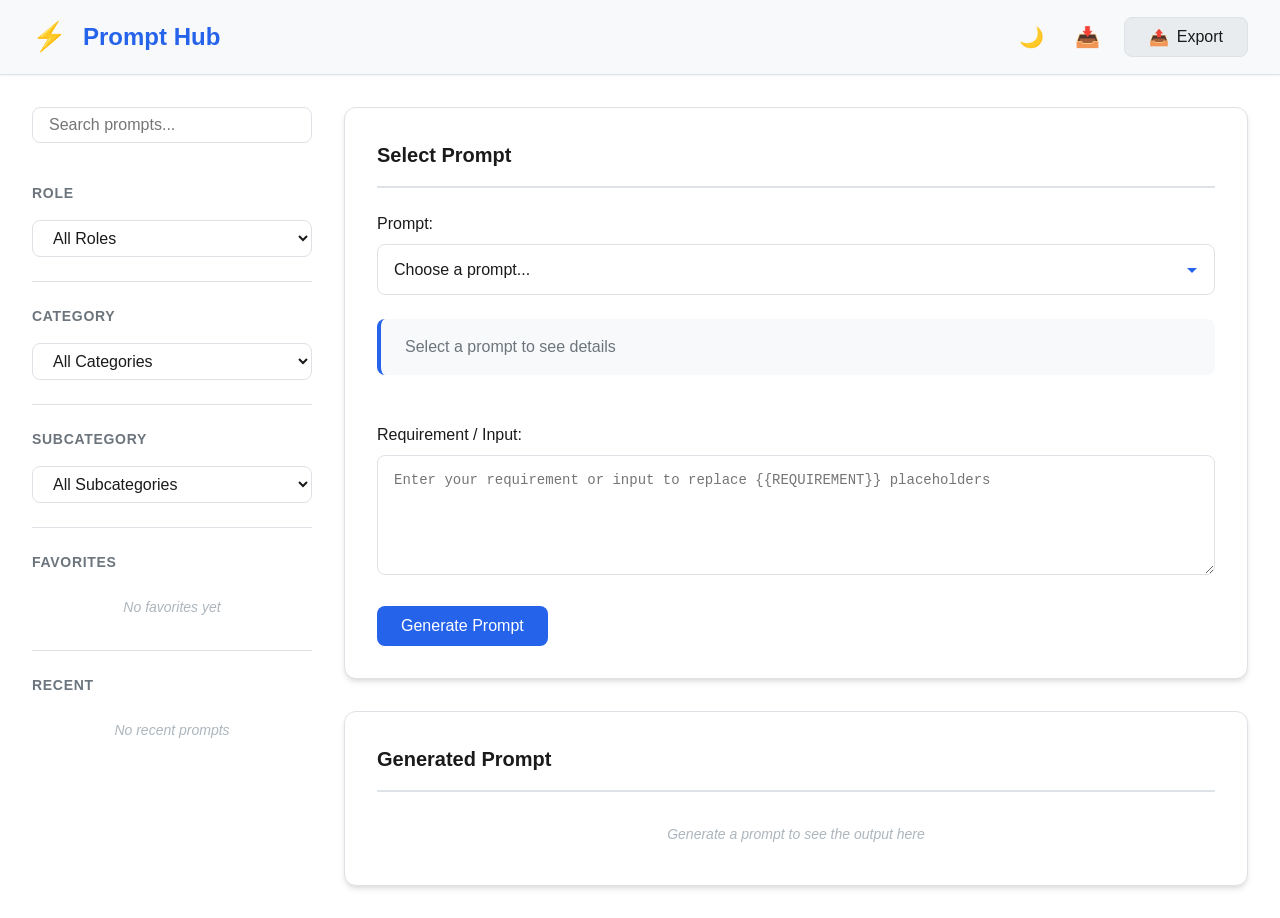
<file: index.html>
<!DOCTYPE html>
<html lang="en">
<head>
    <meta charset="UTF-8">
    <meta name="viewport" content="width=device-width, initial-scale=1.0">
    <meta name="description" content="Prompt Hub - Enterprise Prompt Library">
    <title>Prompt Hub - AI Prompt Library</title>
    <link rel="stylesheet" href="css/styles.css">
    <!--
        IMPORTANT: This application must be served via HTTP/HTTPS, not via file:// protocol.
        
        To run locally, use one of these commands:
        
        Python 3:
            python -m http.server 8000
        
        Python 2:
            python -m SimpleHTTPServer 8000
        
        Node.js (requires npm install -g http-server):
            npx http-server
        
        VS Code:
            Install "Live Server" extension, then right-click index.html > Open with Live Server
        
        Then open: http://localhost:8000 (or the port shown in terminal)
        
        If you get a "Failed to load application" error, check browser console (F12)
        for detailed diagnostic information.
    -->
</head>
<body>
    <!-- Header -->
    <header class="header">
        <div class="header-content">
            <div class="logo-section">
                <span class="logo">⚡</span>
                <h1 class="app-title">Prompt Hub</h1>
            </div>
            <div class="header-actions">
                <button class="btn-icon theme-toggle" title="Toggle dark mode" aria-label="Toggle dark mode">
                    <span class="theme-icon">🌙</span>
                </button>
                <button class="btn-icon upload-btn" title="Import prompts" aria-label="Import prompts">
                    <span>📥</span>
                </button>
                <button class="btn-secondary export-btn" title="Export prompts">
                    <span>📤</span> Export
                </button>
            </div>
        </div>
    </header>

    <div class="main-container">
        <!-- Left Sidebar -->
        <aside class="sidebar">
            <div class="sidebar-content">
                <!-- Search -->
                <div class="search-section">
                    <input 
                        type="text" 
                        id="searchInput" 
                        class="search-input" 
                        placeholder="Search prompts..."
                        aria-label="Search prompts"
                    >
                </div>

                <!-- Role Filter -->
                <div class="filter-section">
                    <h3 class="section-title">Role</h3>
                    <select id="roleFilter" class="filter-select" aria-label="Filter by role">
                        <option value="">All Roles</option>
                    </select>
                </div>

                <!-- Category Filter -->
                <div class="filter-section">
                    <h3 class="section-title">Category</h3>
                    <select id="categoryFilter" class="filter-select" aria-label="Filter by category">
                        <option value="">All Categories</option>
                    </select>
                </div>

                <!-- Subcategory Filter -->
                <div class="filter-section">
                    <h3 class="section-title">Subcategory</h3>
                    <select id="subcategoryFilter" class="filter-select" aria-label="Filter by subcategory">
                        <option value="">All Subcategories</option>
                    </select>
                </div>

                <!-- Favorites Section -->
                <div class="filter-section">
                    <h3 class="section-title">Favorites</h3>
                    <div id="favoritesList" class="favorites-list">
                        <p class="empty-message">No favorites yet</p>
                    </div>
                </div>

                <!-- Recent Prompts Section -->
                <div class="filter-section">
                    <h3 class="section-title">Recent</h3>
                    <div id="recentList" class="recent-list">
                        <p class="empty-message">No recent prompts</p>
                    </div>
                </div>
            </div>
        </aside>

        <!-- Main Content -->
        <main class="main-content">
            <div class="content-wrapper">
                <!-- Prompt Selection Card -->
                <div class="card">
                    <h2 class="card-title">Select Prompt</h2>
                    
                    <div class="form-group">
                        <label for="promptSelect" class="form-label">Prompt:</label>
                        <select id="promptSelect" class="form-select" aria-label="Select a prompt">
                            <option value="">Choose a prompt...</option>
                        </select>
                    </div>

                    <!-- Prompt Description -->
                    <div id="promptDescription" class="prompt-description">
                        <p class="text-muted">Select a prompt to see details</p>
                    </div>

                    <!-- Tags Display -->
                    <div id="tagsContainer" class="tags-container"></div>

                    <!-- Requirement Input -->
                    <div class="form-group">
                        <label for="requirementInput" class="form-label">Requirement / Input:</label>
                        <textarea 
                            id="requirementInput" 
                            class="form-textarea" 
                            placeholder="Enter your requirement or input to replace {{REQUIREMENT}} placeholders"
                            rows="4"
                            aria-label="Enter requirement"
                        ></textarea>
                    </div>

                    <!-- Generate Button -->
                    <button id="generateBtn" class="btn-primary" aria-label="Generate prompt">
                        Generate Prompt
                    </button>
                </div>

                <!-- Generated Prompt Card -->
                <div class="card">
                    <h2 class="card-title">Generated Prompt</h2>
                    
                    <div id="generatedPromptSection" class="generated-prompt-section" style="display: none;">
                        <div id="generatedPromptOutput" class="prompt-output"></div>
                        
                        <div class="button-group">
                            <button id="copyBtn" class="btn-primary" aria-label="Copy prompt to clipboard">
                                📋 Copy to Clipboard
                            </button>
                            <button id="clearBtn" class="btn-secondary" aria-label="Clear form">
                                Clear
                            </button>
                        </div>

                        <div id="copyNotification" class="notification" style="display: none;">
                            ✓ Copied to clipboard!
                        </div>
                    </div>

                    <div id="emptyPromptMessage" class="empty-message">
                        Generate a prompt to see the output here
                    </div>
                </div>
            </div>
        </main>
    </div>

    <!-- Hidden File Input for Import -->
    <input 
        type="file" 
        id="fileInput" 
        accept=".json" 
        style="display: none;" 
        aria-label="Import JSON file"
    >

    <!-- Script -->
    <script src="js/app.js"></script>
</body>
</html>
</file>
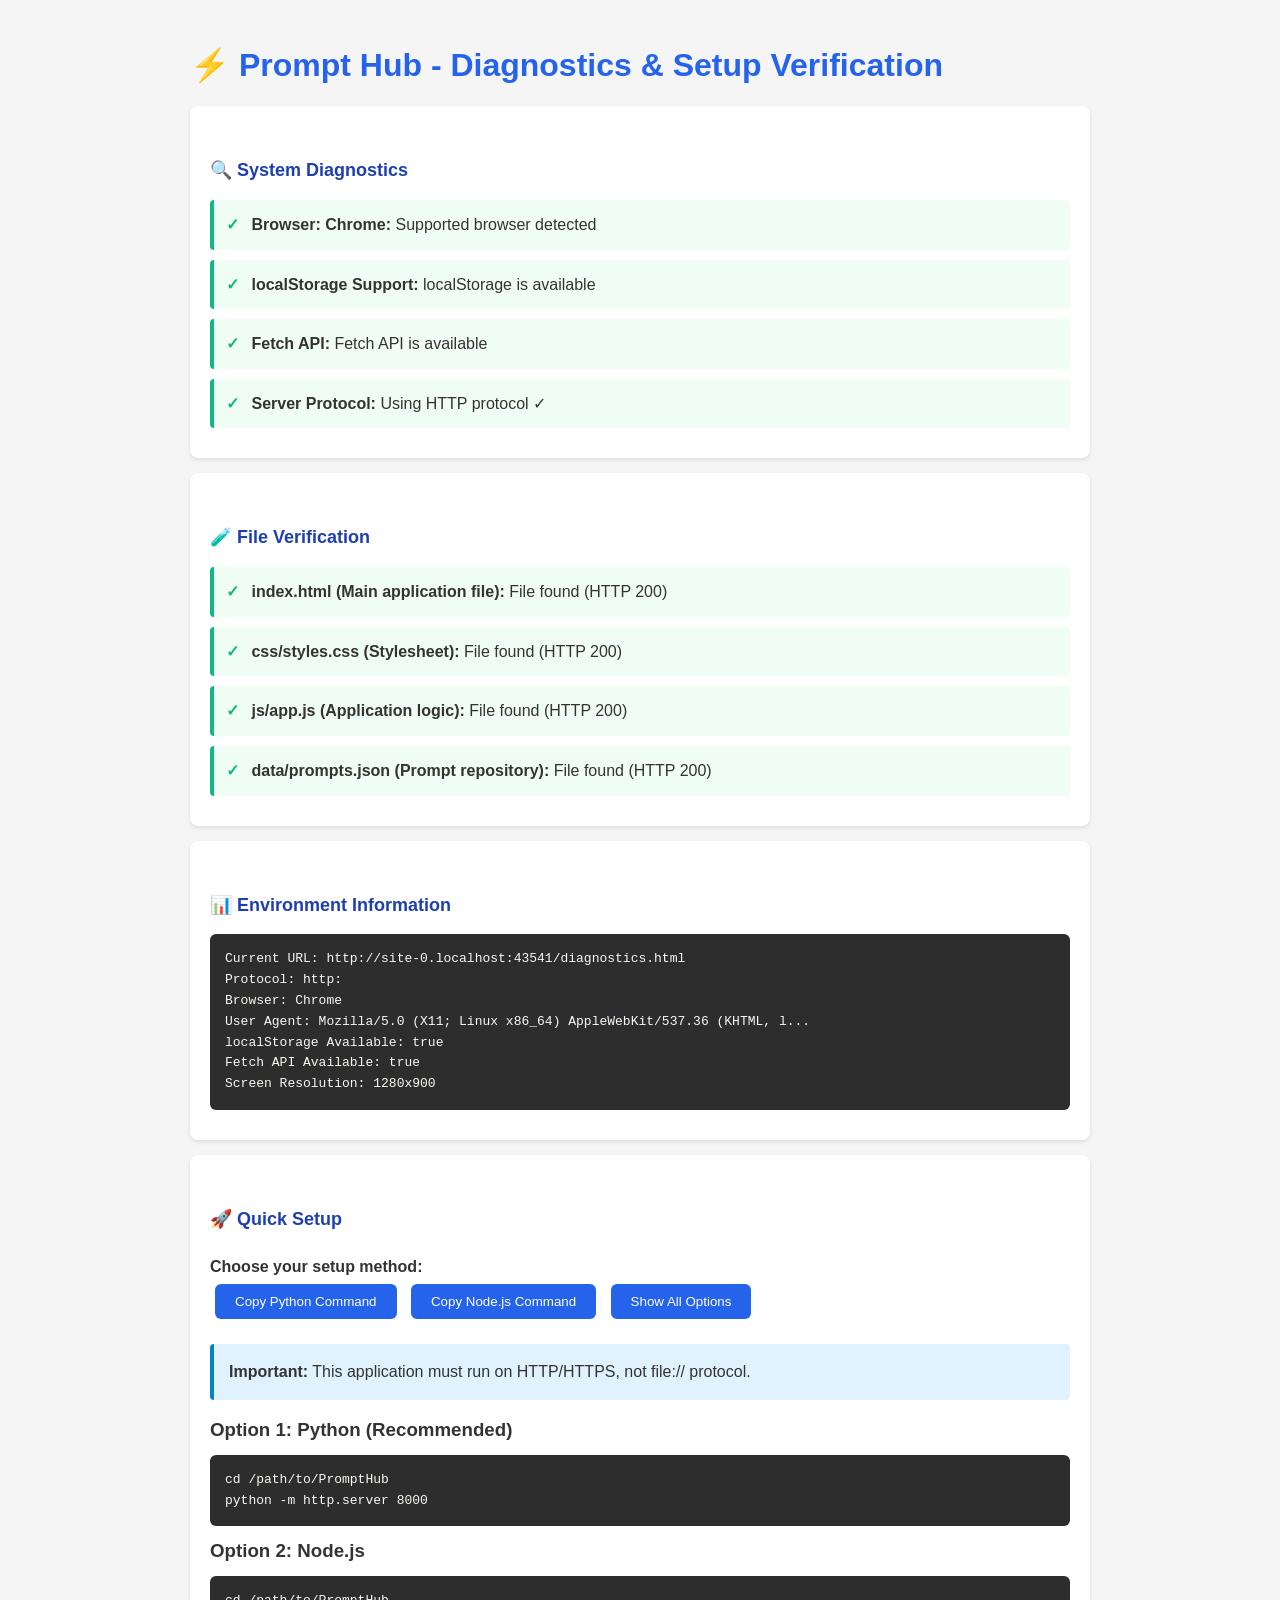
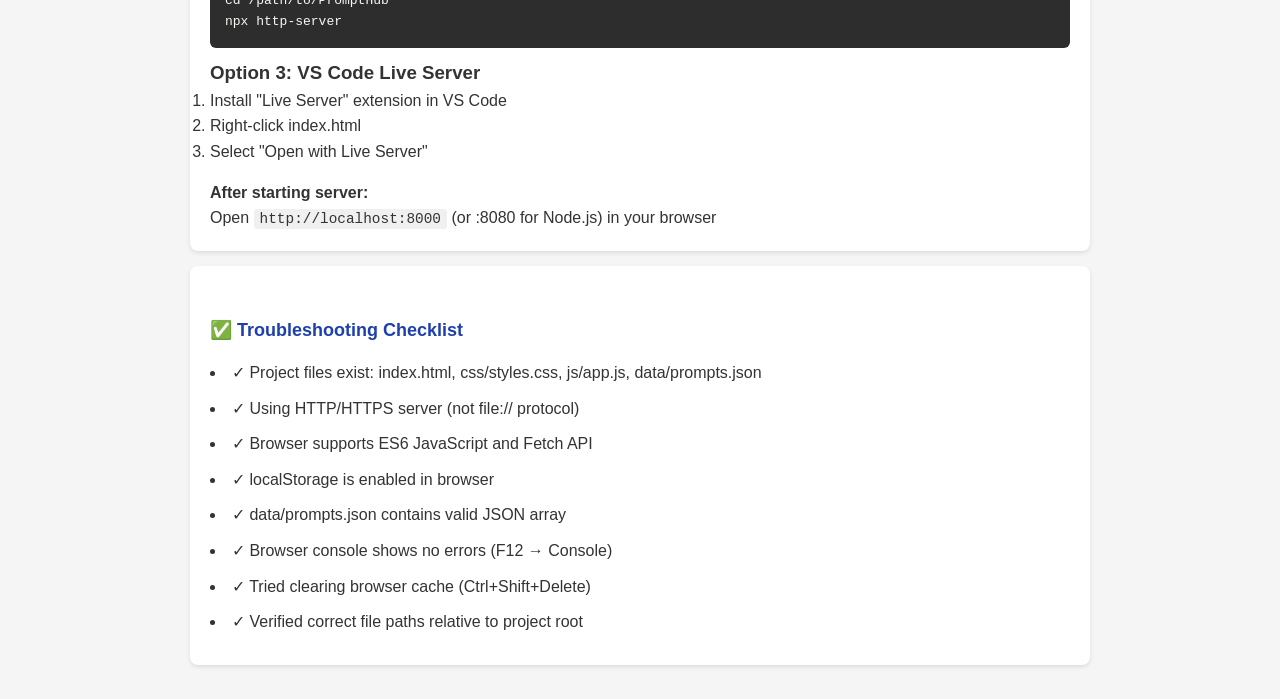
<file: diagnostics.html>
<!DOCTYPE html>
<html lang="en">
<head>
    <meta charset="UTF-8">
    <meta name="viewport" content="width=device-width, initial-scale=1.0">
    <title>Prompt Hub - Diagnostics & Setup Verification</title>
    <style>
        * { margin: 0; padding: 0; box-sizing: border-box; }
        body {
            font-family: -apple-system, BlinkMacSystemFont, 'Segoe UI', Roboto, sans-serif;
            line-height: 1.6;
            color: #333;
            background: #f5f5f5;
            padding: 20px;
        }
        .container { max-width: 900px; margin: 0 auto; }
        h1 { color: #2563eb; margin: 20px 0 10px; }
        h2 { color: #1e40af; margin: 30px 0 15px; font-size: 18px; }
        .card {
            background: white;
            border-radius: 8px;
            padding: 20px;
            margin: 15px 0;
            box-shadow: 0 2px 4px rgba(0,0,0,0.1);
        }
        .test {
            padding: 12px;
            margin: 10px 0;
            border-left: 4px solid #ddd;
            border-radius: 4px;
            background: #f9f9f9;
        }
        .test.pass { border-color: #10b981; background: #f0fdf4; }
        .test.fail { border-color: #ef4444; background: #fef2f2; }
        .test.warn { border-color: #f59e0b; background: #fffbeb; }
        .icon { margin-right: 8px; font-weight: bold; }
        .pass .icon { color: #10b981; }
        .fail .icon { color: #ef4444; }
        .warn .icon { color: #f59e0b; }
        code {
            background: #f0f0f0;
            padding: 2px 6px;
            border-radius: 3px;
            font-family: 'Monaco', 'Menlo', monospace;
            font-size: 0.9em;
        }
        pre {
            background: #2d2d2d;
            color: #f8f8f2;
            padding: 15px;
            border-radius: 6px;
            overflow-x: auto;
            margin: 10px 0;
            font-size: 13px;
        }
        button {
            background: #2563eb;
            color: white;
            border: none;
            padding: 10px 20px;
            border-radius: 6px;
            cursor: pointer;
            margin: 5px;
        }
        button:hover { background: #1d4ed8; }
        .action-section { margin: 20px 0; }
        .info-box {
            background: #e0f2fe;
            border-left: 4px solid #0284c7;
            padding: 15px;
            border-radius: 4px;
            margin: 15px 0;
        }
    </style>
</head>
<body>
    <div class="container">
        <h1>⚡ Prompt Hub - Diagnostics & Setup Verification</h1>
        
        <div class="card">
            <h2>🔍 System Diagnostics</h2>
            <div id="diagnostics"></div>
        </div>

        <div class="card">
            <h2>🧪 File Verification</h2>
            <div id="fileTests"></div>
        </div>

        <div class="card">
            <h2>📊 Environment Information</h2>
            <div id="environment"></div>
        </div>

        <div class="card">
            <h2>🚀 Quick Setup</h2>
            <div class="action-section">
                <p><strong>Choose your setup method:</strong></p>
                <button onclick="copyCommand('python')">Copy Python Command</button>
                <button onclick="copyCommand('node')">Copy Node.js Command</button>
                <button onclick="copyCommand('all')">Show All Options</button>
            </div>
            <div id="setupGuide"></div>
        </div>

        <div class="card">
            <h2>✅ Troubleshooting Checklist</h2>
            <div id="checklist"></div>
        </div>
    </div>

    <script>
        // Run diagnostics on page load
        window.addEventListener('load', runDiagnostics);

        function runDiagnostics() {
            performSystemDiagnostics();
            performFileTests();
            displayEnvironmentInfo();
            displaySetupGuide();
            displayChecklist();
        }

        function performSystemDiagnostics() {
            const diagnostics = document.getElementById('diagnostics');
            const results = [];

            // Browser check
            const browserName = getBrowserName();
            results.push({
                test: `Browser: ${browserName}`,
                pass: true,
                message: 'Supported browser detected'
            });

            // localStorage check
            try {
                localStorage.setItem('test', 'value');
                localStorage.removeItem('test');
                results.push({
                    test: 'localStorage Support',
                    pass: true,
                    message: 'localStorage is available'
                });
            } catch (e) {
                results.push({
                    test: 'localStorage Support',
                    pass: false,
                    message: 'localStorage is disabled or unavailable'
                });
            }

            // Fetch API check
            results.push({
                test: 'Fetch API',
                pass: typeof fetch !== 'undefined',
                message: typeof fetch !== 'undefined' ? 'Fetch API is available' : 'Fetch API not available'
            });

            // Protocol check
            const isHttps = window.location.protocol === 'https:';
            const isHttp = window.location.protocol === 'http:';
            const isFile = window.location.protocol === 'file:';
            
            results.push({
                test: 'Server Protocol',
                pass: isHttp || isHttps,
                warn: isFile,
                message: isFile 
                    ? 'Using file:// protocol - must use HTTP server for app to work'
                    : isHttp 
                    ? 'Using HTTP protocol ✓'
                    : 'Using HTTPS protocol ✓'
            });

            // Display results
            diagnostics.innerHTML = results.map(r => `
                <div class="test ${r.warn ? 'warn' : r.pass ? 'pass' : 'fail'}">
                    <span class="icon">${r.warn ? '⚠' : r.pass ? '✓' : '✗'}</span>
                    <strong>${r.test}:</strong> ${r.message}
                </div>
            `).join('');
        }

        function performFileTests() {
            const fileTests = document.getElementById('fileTests');
            const filesToCheck = [
                { path: 'index.html', description: 'Main application file' },
                { path: 'css/styles.css', description: 'Stylesheet' },
                { path: 'js/app.js', description: 'Application logic' },
                { path: 'data/prompts.json', description: 'Prompt repository' }
            ];

            let results = [];

            Promise.all(filesToCheck.map(file =>
                fetch(file.path)
                    .then(r => ({
                        file: file.path,
                        desc: file.description,
                        exists: r.ok,
                        status: r.status
                    }))
                    .catch(e => ({
                        file: file.path,
                        desc: file.description,
                        exists: false,
                        error: e.message
                    }))
            )).then(fileResults => {
                fileResults.forEach(result => {
                    results.push({
                        test: `${result.file} (${result.desc})`,
                        pass: result.exists,
                        message: result.exists 
                            ? `File found (HTTP ${result.status})`
                            : `File not found or inaccessible`
                    });
                });

                fileTests.innerHTML = results.map(r => `
                    <div class="test ${r.pass ? 'pass' : 'fail'}">
                        <span class="icon">${r.pass ? '✓' : '✗'}</span>
                        <strong>${r.test}:</strong> ${r.message}
                    </div>
                `).join('');
            });
        }

        function displayEnvironmentInfo() {
            const env = document.getElementById('environment');
            const info = {
                'Current URL': window.location.href,
                'Protocol': window.location.protocol,
                'Browser': getBrowserName(),
                'User Agent': navigator.userAgent.substring(0, 60) + '...',
                'localStorage Available': typeof localStorage !== 'undefined',
                'Fetch API Available': typeof fetch !== 'undefined',
                'Screen Resolution': `${window.screen.width}x${window.screen.height}`
            };

            env.innerHTML = '<pre>' + Object.entries(info)
                .map(([key, value]) => `${key}: ${value}`)
                .join('\n') + '</pre>';
        }

        function displaySetupGuide() {
            const guide = document.getElementById('setupGuide');
            guide.innerHTML = `
                <div class="info-box">
                    <strong>Important:</strong> This application must run on HTTP/HTTPS, not file:// protocol.
                </div>

                <h3>Option 1: Python (Recommended)</h3>
                <pre>cd /path/to/PromptHub
python -m http.server 8000</pre>

                <h3>Option 2: Node.js</h3>
                <pre>cd /path/to/PromptHub
npx http-server</pre>

                <h3>Option 3: VS Code Live Server</h3>
                <ol>
                    <li>Install "Live Server" extension in VS Code</li>
                    <li>Right-click index.html</li>
                    <li>Select "Open with Live Server"</li>
                </ol>

                <p style="margin-top: 15px;"><strong>After starting server:</strong></p>
                <p>Open <code>http://localhost:8000</code> (or :8080 for Node.js) in your browser</p>
            `;
        }

        function displayChecklist() {
            const checklist = document.getElementById('checklist');
            const items = [
                '✓ Project files exist: index.html, css/styles.css, js/app.js, data/prompts.json',
                '✓ Using HTTP/HTTPS server (not file:// protocol)',
                '✓ Browser supports ES6 JavaScript and Fetch API',
                '✓ localStorage is enabled in browser',
                '✓ data/prompts.json contains valid JSON array',
                '✓ Browser console shows no errors (F12 → Console)',
                '✓ Tried clearing browser cache (Ctrl+Shift+Delete)',
                '✓ Verified correct file paths relative to project root'
            ];

            checklist.innerHTML = '<ul>' + items
                .map(item => `<li style="margin: 10px 0; list-style-position: inside;">${item}</li>`)
                .join('') + '</ul>';
        }

        function getBrowserName() {
            const ua = navigator.userAgent;
            if (ua.indexOf('Chrome') > -1 && ua.indexOf('Chromium') === -1) return 'Chrome';
            if (ua.indexOf('Safari') > -1 && ua.indexOf('Chrome') === -1) return 'Safari';
            if (ua.indexOf('Firefox') > -1) return 'Firefox';
            if (ua.indexOf('Edge') > -1 || ua.indexOf('Edg') > -1) return 'Edge';
            return 'Unknown';
        }

        function copyCommand(type) {
            const commands = {
                python: 'python -m http.server 8000',
                node: 'npx http-server',
                all: 'Python: python -m http.server 8000\nNode: npx http-server'
            };
            
            const text = commands[type] || commands.all;
            navigator.clipboard.writeText(text).then(() => {
                alert('Copied to clipboard!');
            });
        }
    </script>
</body>
</html>
</file>
<file: css/styles.css>
/* ============================================================================
   CSS Variables & Root Styles
   ============================================================================ */

:root {
    /* Colors - Light Theme */
    --color-bg-primary: #ffffff;
    --color-bg-secondary: #f8f9fa;
    --color-bg-tertiary: #e9ecef;
    --color-text-primary: #1a1a1a;
    --color-text-secondary: #6c757d;
    --color-text-muted: #adb5bd;
    --color-border: #dee2e6;
    --color-accent: #2563eb;
    --color-accent-hover: #1d4ed8;
    --color-success: #10b981;
    --color-danger: #ef4444;

    /* Spacing */
    --spacing-xs: 0.25rem;
    --spacing-sm: 0.5rem;
    --spacing-md: 1rem;
    --spacing-lg: 1.5rem;
    --spacing-xl: 2rem;
    --spacing-2xl: 3rem;

    /* Border Radius */
    --radius-sm: 0.375rem;
    --radius-md: 0.5rem;
    --radius-lg: 0.75rem;
    --radius-xl: 1rem;

    /* Shadows */
    --shadow-sm: 0 1px 2px 0 rgba(0, 0, 0, 0.05);
    --shadow-md: 0 4px 6px -1px rgba(0, 0, 0, 0.1), 0 2px 4px -1px rgba(0, 0, 0, 0.06);
    --shadow-lg: 0 10px 15px -3px rgba(0, 0, 0, 0.1), 0 4px 6px -2px rgba(0, 0, 0, 0.05);
    --shadow-xl: 0 20px 25px -5px rgba(0, 0, 0, 0.1), 0 10px 10px -5px rgba(0, 0, 0, 0.04);

    /* Transitions */
    --transition-fast: 150ms ease-in-out;
    --transition-base: 250ms ease-in-out;

    /* Font */
    --font-family: -apple-system, BlinkMacSystemFont, 'Segoe UI', 'Roboto', 'Oxygen', 'Ubuntu', 'Cantarell', 'Fira Sans', 'Droid Sans', 'Helvetica Neue', sans-serif;
    --font-size-sm: 0.875rem;
    --font-size-base: 1rem;
    --font-size-lg: 1.125rem;
    --font-size-xl: 1.25rem;
    --font-size-2xl: 1.5rem;
    --font-weight-normal: 400;
    --font-weight-medium: 500;
    --font-weight-semibold: 600;
    --font-weight-bold: 700;
}

/* Dark Mode */
body.dark-mode {
    --color-bg-primary: #1a1a1a;
    --color-bg-secondary: #242424;
    --color-bg-tertiary: #2d2d2d;
    --color-text-primary: #f0f0f0;
    --color-text-secondary: #b0b0b0;
    --color-text-muted: #808080;
    --color-border: #3d3d3d;
    --color-accent: #3b82f6;
    --color-accent-hover: #60a5fa;
}

/* ============================================================================
   Global Styles
   ============================================================================ */

* {
    margin: 0;
    padding: 0;
    box-sizing: border-box;
}

html {
    scroll-behavior: smooth;
}

body {
    font-family: var(--font-family);
    font-size: var(--font-size-base);
    line-height: 1.5;
    color: var(--color-text-primary);
    background-color: var(--color-bg-primary);
    transition: background-color var(--transition-base), color var(--transition-base);
}

/* ============================================================================
   Header Styles
   ============================================================================ */

.header {
    background-color: var(--color-bg-secondary);
    border-bottom: 1px solid var(--color-border);
    padding: var(--spacing-md) var(--spacing-xl);
    box-shadow: var(--shadow-sm);
    position: sticky;
    top: 0;
    z-index: 100;
}

.header-content {
    display: flex;
    justify-content: space-between;
    align-items: center;
    max-width: 1400px;
    margin: 0 auto;
}

.logo-section {
    display: flex;
    align-items: center;
    gap: var(--spacing-md);
}

.logo {
    font-size: 1.75rem;
    animation: pulse 2s infinite;
}

@keyframes pulse {
    0%, 100% {
        opacity: 1;
    }
    50% {
        opacity: 0.7;
    }
}

.app-title {
    font-size: var(--font-size-2xl);
    font-weight: var(--font-weight-bold);
    color: var(--color-accent);
}

.header-actions {
    display: flex;
    align-items: center;
    gap: var(--spacing-md);
}

/* ============================================================================
   Button Styles
   ============================================================================ */

.btn-primary,
.btn-secondary,
.btn-icon {
    border: none;
    border-radius: var(--radius-md);
    font-family: inherit;
    cursor: pointer;
    transition: all var(--transition-fast);
    font-size: var(--font-size-base);
    font-weight: var(--font-weight-medium);
    display: inline-flex;
    align-items: center;
    justify-content: center;
    gap: var(--spacing-sm);
}

.btn-primary {
    background-color: var(--color-accent);
    color: white;
    padding: var(--spacing-sm) var(--spacing-lg);
    min-height: 40px;
}

.btn-primary:hover {
    background-color: var(--color-accent-hover);
    box-shadow: var(--shadow-md);
    transform: translateY(-1px);
}

.btn-primary:active {
    transform: translateY(0);
}

.btn-primary:disabled {
    opacity: 0.5;
    cursor: not-allowed;
    transform: none;
}

.btn-secondary {
    background-color: var(--color-bg-tertiary);
    color: var(--color-text-primary);
    padding: var(--spacing-sm) var(--spacing-lg);
    border: 1px solid var(--color-border);
    min-height: 40px;
}

.btn-secondary:hover {
    background-color: var(--color-border);
    transform: translateY(-1px);
}

.btn-secondary:active {
    transform: translateY(0);
}

.btn-icon {
    background-color: transparent;
    color: var(--color-text-primary);
    padding: var(--spacing-sm);
    width: 40px;
    height: 40px;
    font-size: 1.25rem;
}

.btn-icon:hover {
    background-color: var(--color-bg-tertiary);
    border-radius: var(--radius-lg);
}

.button-group {
    display: flex;
    gap: var(--spacing-md);
    margin-top: var(--spacing-lg);
    flex-wrap: wrap;
}

/* ============================================================================
   Layout Styles
   ============================================================================ */

.main-container {
    display: grid;
    grid-template-columns: 280px 1fr;
    gap: var(--spacing-xl);
    max-width: 1400px;
    margin: 0 auto;
    padding: var(--spacing-xl);
    min-height: calc(100vh - 100px);
}

.sidebar {
    position: sticky;
    top: 100px;
    height: fit-content;
    max-height: calc(100vh - 120px);
    overflow-y: auto;
}

.sidebar-content {
    display: flex;
    flex-direction: column;
    gap: var(--spacing-lg);
}

.main-content {
    display: flex;
    flex-direction: column;
}

.content-wrapper {
    display: flex;
    flex-direction: column;
    gap: var(--spacing-xl);
}

/* ============================================================================
   Sidebar Styles
   ============================================================================ */

.search-section {
    margin-bottom: var(--spacing-md);
}

.search-input {
    width: 100%;
    padding: var(--spacing-sm) var(--spacing-md);
    border: 1px solid var(--color-border);
    border-radius: var(--radius-md);
    background-color: var(--color-bg-primary);
    color: var(--color-text-primary);
    font-size: var(--font-size-base);
    transition: all var(--transition-fast);
}

.search-input:focus {
    outline: none;
    border-color: var(--color-accent);
    box-shadow: 0 0 0 3px rgba(37, 99, 235, 0.1);
}

.filter-section {
    padding-bottom: var(--spacing-lg);
    border-bottom: 1px solid var(--color-border);
}

.filter-section:last-child {
    border-bottom: none;
}

.section-title {
    font-size: var(--font-size-sm);
    font-weight: var(--font-weight-semibold);
    color: var(--color-text-secondary);
    text-transform: uppercase;
    letter-spacing: 0.05em;
    margin-bottom: var(--spacing-md);
}

.filter-select {
    width: 100%;
    padding: var(--spacing-sm) var(--spacing-md);
    border: 1px solid var(--color-border);
    border-radius: var(--radius-md);
    background-color: var(--color-bg-primary);
    color: var(--color-text-primary);
    font-size: var(--font-size-base);
    cursor: pointer;
    transition: all var(--transition-fast);
}

.filter-select:focus {
    outline: none;
    border-color: var(--color-accent);
    box-shadow: 0 0 0 3px rgba(37, 99, 235, 0.1);
}

.filter-select:hover {
    border-color: var(--color-text-secondary);
}

.favorites-list,
.recent-list {
    display: flex;
    flex-direction: column;
    gap: var(--spacing-sm);
}

.favorite-item,
.recent-item {
    padding: var(--spacing-sm) var(--spacing-md);
    background-color: var(--color-bg-secondary);
    border: 1px solid var(--color-border);
    border-radius: var(--radius-md);
    cursor: pointer;
    transition: all var(--transition-fast);
    display: flex;
    justify-content: space-between;
    align-items: center;
    font-size: var(--font-size-sm);
}

.favorite-item:hover,
.recent-item:hover {
    background-color: var(--color-bg-tertiary);
    border-color: var(--color-accent);
}

.favorite-item.active,
.recent-item.active {
    background-color: var(--color-accent);
    color: white;
    border-color: var(--color-accent);
}

.favorite-remove {
    background: none;
    border: none;
    color: inherit;
    cursor: pointer;
    padding: 0;
    font-size: 1rem;
    transition: all var(--transition-fast);
}

.favorite-remove:hover {
    transform: scale(1.2);
}

.empty-message {
    color: var(--color-text-muted);
    font-size: var(--font-size-sm);
    font-style: italic;
    padding: var(--spacing-sm);
    text-align: center;
}

/* ============================================================================
   Card Styles
   ============================================================================ */

.card {
    background-color: var(--color-bg-primary);
    border: 1px solid var(--color-border);
    border-radius: var(--radius-lg);
    padding: var(--spacing-xl);
    box-shadow: var(--shadow-md);
    transition: all var(--transition-base);
}

.card:hover {
    box-shadow: var(--shadow-lg);
}

.card-title {
    font-size: var(--font-size-xl);
    font-weight: var(--font-weight-semibold);
    color: var(--color-text-primary);
    margin-bottom: var(--spacing-lg);
    padding-bottom: var(--spacing-md);
    border-bottom: 2px solid var(--color-border);
}

/* ============================================================================
   Form Styles
   ============================================================================ */

.form-group {
    margin-bottom: var(--spacing-lg);
}

.form-label {
    display: block;
    font-size: var(--font-size-base);
    font-weight: var(--font-weight-medium);
    color: var(--color-text-primary);
    margin-bottom: var(--spacing-sm);
}

.form-select,
.form-textarea {
    width: 100%;
    padding: var(--spacing-md);
    border: 1px solid var(--color-border);
    border-radius: var(--radius-md);
    background-color: var(--color-bg-primary);
    color: var(--color-text-primary);
    font-family: inherit;
    font-size: var(--font-size-base);
    transition: all var(--transition-fast);
}

.form-select:focus,
.form-textarea:focus {
    outline: none;
    border-color: var(--color-accent);
    box-shadow: 0 0 0 3px rgba(37, 99, 235, 0.1);
}

.form-select:hover,
.form-textarea:hover {
    border-color: var(--color-text-secondary);
}

.form-select {
    cursor: pointer;
    padding-right: var(--spacing-lg);
    background-image: url("data:image/svg+xml,%3Csvg xmlns='http://www.w3.org/2000/svg' width='12' height='12' viewBox='0 0 12 12'%3E%3Cpath fill='%232563eb' d='M6 9L1 4h10z'/%3E%3C/svg%3E");
    background-repeat: no-repeat;
    background-position: right var(--spacing-md) center;
    appearance: none;
}

body.dark-mode .form-select {
    background-image: url("data:image/svg+xml,%3Csvg xmlns='http://www.w3.org/2000/svg' width='12' height='12' viewBox='0 0 12 12'%3E%3Cpath fill='%233b82f6' d='M6 9L1 4h10z'/%3E%3C/svg%3E");
}

.form-textarea {
    resize: vertical;
    min-height: 120px;
    font-family: 'Monaco', 'Menlo', 'Ubuntu Mono', monospace;
    font-size: var(--font-size-sm);
}

.prompt-description {
    background-color: var(--color-bg-secondary);
    border-left: 4px solid var(--color-accent);
    padding: var(--spacing-md) var(--spacing-lg);
    border-radius: var(--radius-md);
    margin: var(--spacing-lg) 0;
}

.prompt-description p {
    color: var(--color-text-secondary);
    margin: 0;
}

.prompt-meta {
    display: flex;
    flex-wrap: wrap;
    gap: 0.75rem;
    margin-bottom: var(--spacing-sm);
    color: var(--color-text-secondary);
    font-size: 0.95rem;
}

.prompt-meta strong {
    color: var(--color-text-primary);
}

.text-muted {
    color: var(--color-text-muted);
}

.tags-container {
    display: flex;
    flex-wrap: wrap;
    gap: var(--spacing-sm);
    margin: var(--spacing-lg) 0;
}

.tag {
    display: inline-block;
    background-color: var(--color-accent);
    color: white;
    padding: var(--spacing-xs) var(--spacing-md);
    border-radius: var(--radius-sm);
    font-size: var(--font-size-sm);
    font-weight: var(--font-weight-medium);
}

/* ============================================================================
   Generated Prompt Styles
   ============================================================================ */

.generated-prompt-section {
    animation: slideIn 300ms ease-out;
}

@keyframes slideIn {
    from {
        opacity: 0;
        transform: translateY(-10px);
    }
    to {
        opacity: 1;
        transform: translateY(0);
    }
}

.prompt-output {
    background-color: var(--color-bg-secondary);
    border: 1px solid var(--color-border);
    padding: var(--spacing-xl);
    border-radius: var(--radius-lg);
    font-family: 'Monaco', 'Menlo', 'Ubuntu Mono', monospace;
    font-size: var(--font-size-sm);
    line-height: 1.6;
    word-wrap: break-word;
    white-space: pre-wrap;
    color: var(--color-text-primary);
    max-height: 400px;
    overflow-y: auto;
}

.notification {
    margin-top: var(--spacing-md);
    padding: var(--spacing-md) var(--spacing-lg);
    background-color: var(--color-success);
    color: white;
    border-radius: var(--radius-md);
    font-weight: var(--font-weight-medium);
    animation: slideIn 300ms ease-out;
}

/* ============================================================================
   Scrollbar Styles
   ============================================================================ */

::-webkit-scrollbar {
    width: 8px;
    height: 8px;
}

::-webkit-scrollbar-track {
    background: var(--color-bg-secondary);
}

::-webkit-scrollbar-thumb {
    background: var(--color-text-muted);
    border-radius: 4px;
}

::-webkit-scrollbar-thumb:hover {
    background: var(--color-text-secondary);
}

/* ============================================================================
   Responsive Design
   ============================================================================ */

@media (max-width: 1024px) {
    .main-container {
        grid-template-columns: 240px 1fr;
        gap: var(--spacing-lg);
        padding: var(--spacing-lg);
    }

    .header-content {
        flex-wrap: wrap;
        gap: var(--spacing-md);
    }

    .app-title {
        font-size: var(--font-size-xl);
    }
}

@media (max-width: 768px) {
    .main-container {
        grid-template-columns: 1fr;
        gap: var(--spacing-md);
        padding: var(--spacing-md);
    }

    .sidebar {
        position: relative;
        top: 0;
        max-height: none;
        border-bottom: 1px solid var(--color-border);
        padding-bottom: var(--spacing-lg);
        margin-bottom: var(--spacing-lg);
    }

    .filter-section {
        padding-bottom: var(--spacing-md);
    }

    .header {
        padding: var(--spacing-md);
    }

    .header-content {
        flex-direction: column;
        align-items: flex-start;
        gap: var(--spacing-md);
    }

    .header-actions {
        width: 100%;
        justify-content: flex-start;
    }

    .card {
        padding: var(--spacing-lg);
    }

    .card-title {
        font-size: var(--font-size-lg);
    }

    .button-group {
        flex-direction: column;
    }

    .button-group button {
        width: 100%;
    }

    .app-title {
        font-size: var(--font-size-lg);
    }
}

@media (max-width: 480px) {
    :root {
        --spacing-xl: 1.5rem;
        --spacing-lg: 1rem;
    }

    .main-container {
        padding: var(--spacing-md);
    }

    .logo-section {
        gap: var(--spacing-sm);
    }

    .logo {
        font-size: 1.5rem;
    }

    .app-title {
        font-size: var(--font-size-lg);
    }

    .header-actions {
        gap: var(--spacing-sm);
    }

    .card {
        padding: var(--spacing-lg);
        border-radius: var(--radius-md);
    }

    .form-textarea {
        min-height: 100px;
        font-size: var(--font-size-sm);
    }

    .prompt-output {
        padding: var(--spacing-lg);
        font-size: var(--font-size-xs);
        max-height: 300px;
    }
}

/* ============================================================================
   Accessibility
   ============================================================================ */

@media (prefers-reduced-motion: reduce) {
    * {
        animation-duration: 0.01ms !important;
        animation-iteration-count: 1 !important;
        transition-duration: 0.01ms !important;
    }
}

/* Focus Visible for Keyboard Navigation */
button:focus-visible,
input:focus-visible,
select:focus-visible,
textarea:focus-visible {
    outline: 2px solid var(--color-accent);
    outline-offset: 2px;
}

/* High Contrast Mode */
@media (prefers-contrast: more) {
    .card {
        border-width: 2px;
    }

    .filter-select,
    .form-textarea {
        border-width: 2px;
    }

    .btn-primary {
        text-decoration: underline;
    }
}
</file>
